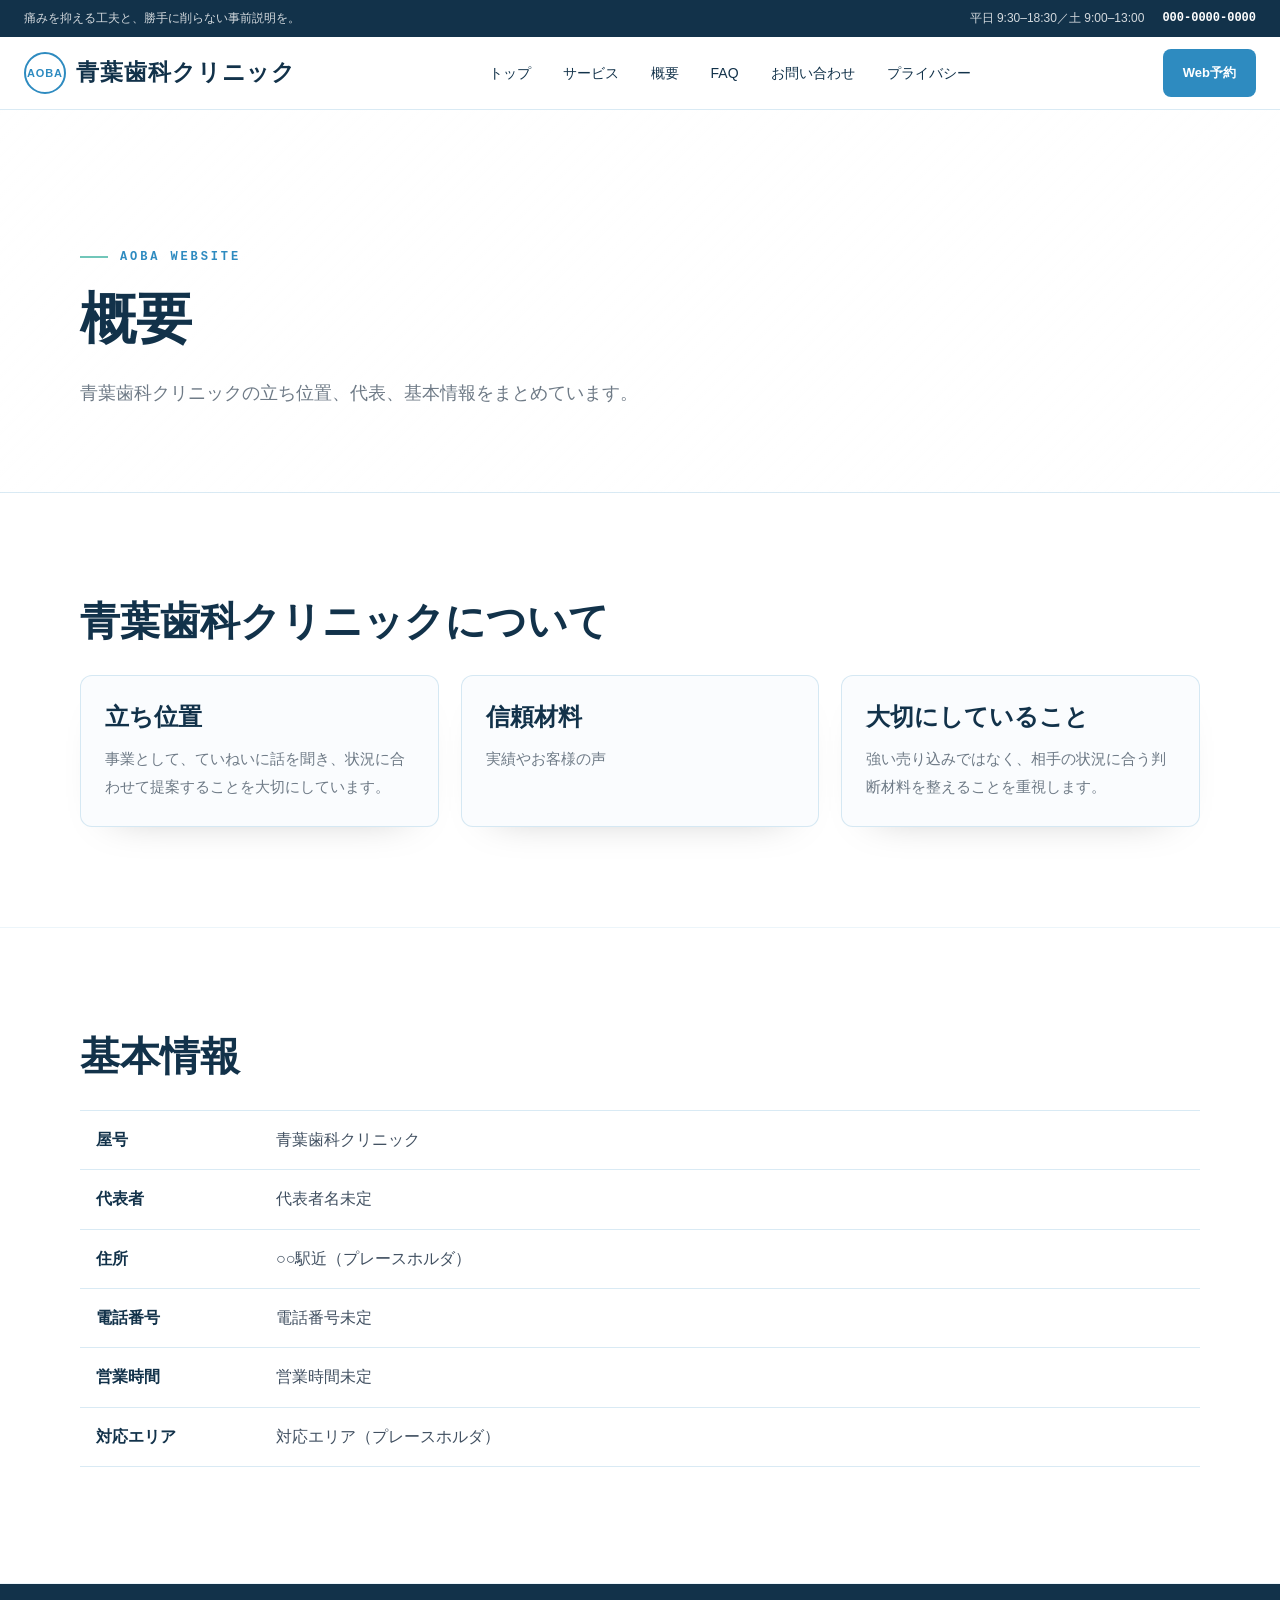
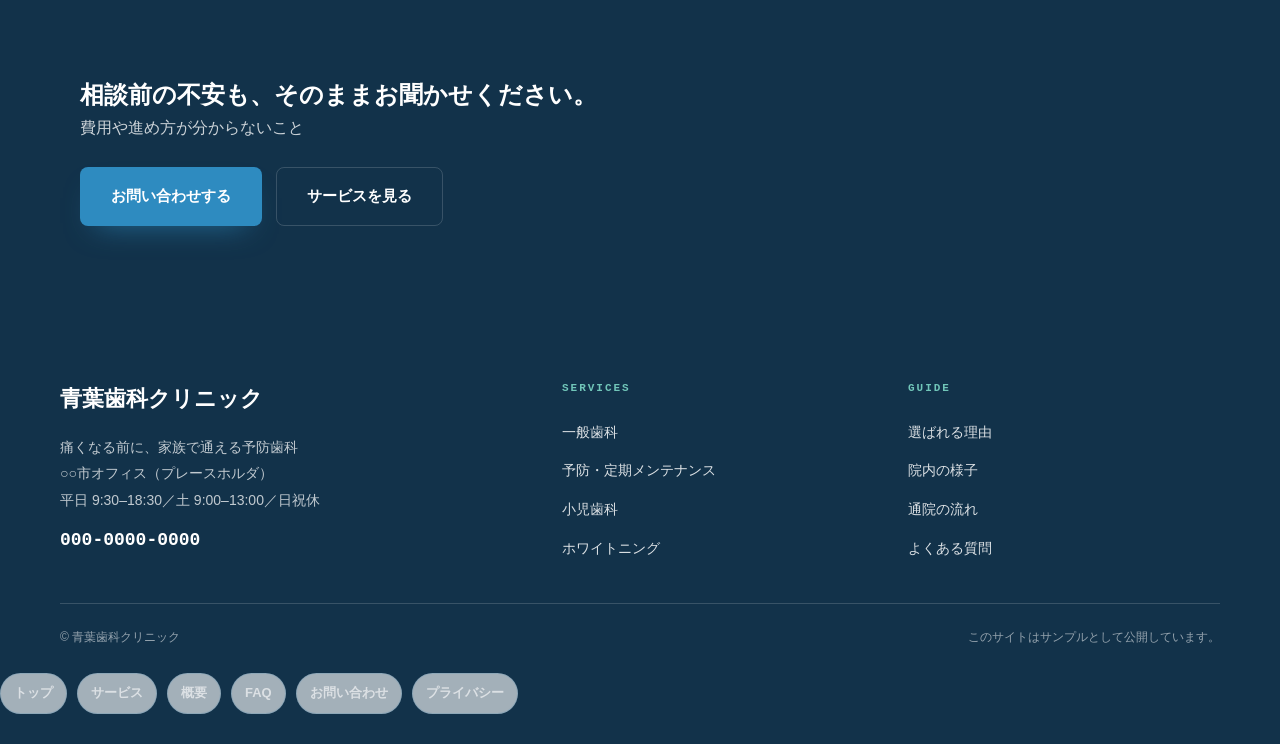
<file: about.html>
<!DOCTYPE html>
<html lang="ja">
<head>
  <meta charset="UTF-8">
  <meta name="viewport" content="width=device-width, initial-scale=1.0">
  <title>概要｜青葉歯科クリニック</title>
  <meta name="description" content="青葉歯科クリニックは、痛みを抑える工夫と、勝手に削らない事前説明を大切にする地域の歯科クリニックです。一般歯科・予防メンテナンス・小児歯科・ホワイトニングまで、家族で通いやすい予防歯科をめざします。Web予約・駐車場あり。">
  <script>document.documentElement.className += " j";</script>
  <link rel="stylesheet" href="assets/css/_shared.css">
  <style>@media (max-width: 768px){.page-main{display:block;}}</style>
<!-- ZOROYA:SEO -->
<link rel="canonical" href="about.html">
<meta property="og:type" content="website">
<meta property="og:title" content="概要｜青葉歯科クリニック">
<meta property="og:description" content="青葉歯科クリニックは、痛みを抑える工夫と、勝手に削らない事前説明を大切にする地域の歯科クリニックです。一般歯科・予防メンテナンス・小児歯科・ホワイトニングまで、家族で通いやすい予防歯科をめざします。Web予約・駐車場あり。">
<meta property="og:url" content="about.html">
<meta property="og:site_name" content="青葉歯科クリニック">
<meta property="og:image" content="src/fv.jpg">
<meta property="og:image:width" content="1536">
<meta property="og:image:height" content="1024">
<meta name="twitter:card" content="summary_large_image">
<meta name="twitter:title" content="概要｜青葉歯科クリニック">
<meta name="twitter:description" content="青葉歯科クリニックは、痛みを抑える工夫と、勝手に削らない事前説明を大切にする地域の歯科クリニックです。一般歯科・予防メンテナンス・小児歯科・ホワイトニングまで、家族で通いやすい予防歯科をめざします。Web予約・駐車場あり。">
<meta name="twitter:image" content="src/fv.jpg">
<link rel="icon" type="image/png" href="src/favicon.png">
<link rel="apple-touch-icon" href="src/apple-touch-icon.png">
<meta name="theme-color" content="#ffffff">
<script type="application/ld+json">
{"@context": "https://schema.org", "@graph": [{"@type": "Organization", "name": "青葉歯科クリニック", "url": "/"}, {"@type": "WebSite", "name": "青葉歯科クリニック", "url": "/"}]}
</script>
<!-- /ZOROYA:SEO -->
</head>
<body>
<!-- ZOROYA:HEADER -->
  <header class="site-header">
    <div class="hd-topbar"><div class="in"><span>痛みを抑える工夫と、勝手に削らない事前説明を。</span><div class="right"><span>平日 9:30–18:30／土 9:00–13:00</span><span class="tel">000-0000-0000</span></div></div></div>
    <div class="hd-main">
      <a class="hd-logo" href="index.html" aria-label="青葉歯科クリニック トップへ"><span class="brand-mark" aria-hidden="true">AOBA</span><span class="brand-text">青葉歯科クリニック</span></a>
      <nav class="hd-nav" aria-label="主要ナビゲーション">
        <a href="index.html">トップ</a>
        <a href="service.html">サービス</a>
        <a href="about.html" aria-current="page">概要</a>
        <a href="faq.html">FAQ</a>
        <a href="contact.html">お問い合わせ</a>
        <a href="privacy.html">プライバシー</a>
      </nav>
      <a class="hd-cta" href="contact.html">Web予約</a>
    </div>
  </header>
  <!-- /ZOROYA:HEADER -->
<!-- ZOROYA:MAIN -->
<main class="page-main">
  <section class="page-hero">
    <div class="section-inner">
      <span class="eyebrow">AOBA WEBSITE</span>
      <h1>概要</h1>
      <p>青葉歯科クリニックの立ち位置、代表、基本情報をまとめています。</p>
    </div>
  </section>

  <section class="page-section"><div class="section-inner"><h2>青葉歯科クリニックについて</h2><div class="zoroya-sub-grid">
    <article class="zoroya-sub-card"><h3>立ち位置</h3><p>事業として、ていねいに話を聞き、状況に合わせて提案することを大切にしています。</p></article>
    <article class="zoroya-sub-card"><h3>信頼材料</h3><p>実績やお客様の声</p></article>
    <article class="zoroya-sub-card"><h3>大切にしていること</h3><p>強い売り込みではなく、相手の状況に合う判断材料を整えることを重視します。</p></article>
  </div></div></section>
  <section class="page-section"><div class="section-inner"><h2>基本情報</h2><dl class="zoroya-info"><dt>屋号</dt><dd>青葉歯科クリニック</dd><dt>代表者</dt><dd>代表者名未定</dd><dt>住所</dt><dd>○○駅近（プレースホルダ）</dd><dt>電話番号</dt><dd>電話番号未定</dd><dt>営業時間</dt><dd>営業時間未定</dd><dt>対応エリア</dt><dd>対応エリア（プレースホルダ）</dd></dl></div></section>
  <section class="zoroya-final"><div class="section-inner"><h2>相談前の不安も、そのままお聞かせください。</h2><p>費用や進め方が分からないこと</p><div class="zoroya-actions"><a class="btn primary" href="contact.html">お問い合わせする</a><a class="btn light" href="service.html">サービスを見る</a></div></div></section>

</main>
<!-- /ZOROYA:MAIN -->
<!-- ZOROYA:FOOTER -->
  <footer class="footer" id="access">
    <div class="wrap footer-grid">
      <div class="nap">
        <div class="nm">青葉歯科クリニック</div>
        <p>痛くなる前に、家族で通える予防歯科<br>○○市オフィス（プレースホルダ）<br>平日 9:30–18:30／土 9:00–13:00／日祝休</p>
        <div class="tel">000-0000-0000</div>
      </div>
      <div><h4>Services</h4><a href="index.html#services">一般歯科</a><a href="index.html#services">予防・定期メンテナンス</a><a href="index.html#services">小児歯科</a><a href="index.html#services">ホワイトニング</a></div>
      <div><h4>Guide</h4><a href="index.html#reasons">選ばれる理由</a><a href="index.html#facility">院内の様子</a><a href="index.html#process">通院の流れ</a><a href="index.html#faq">よくある質問</a></div>
    </div>
    <div class="wrap footer-bottom"><span>© 青葉歯科クリニック</span><span>このサイトはサンプルとして公開しています。</span></div>
  
    <div class="wp-page-links"><a href="index.html">トップ</a> <a href="service.html">サービス</a> <a href="about.html">概要</a> <a href="faq.html">FAQ</a> <a href="contact.html">お問い合わせ</a> <a href="privacy.html">プライバシー</a></div>
  </footer>
  <!-- /ZOROYA:FOOTER -->
</body>
</html>
</file>
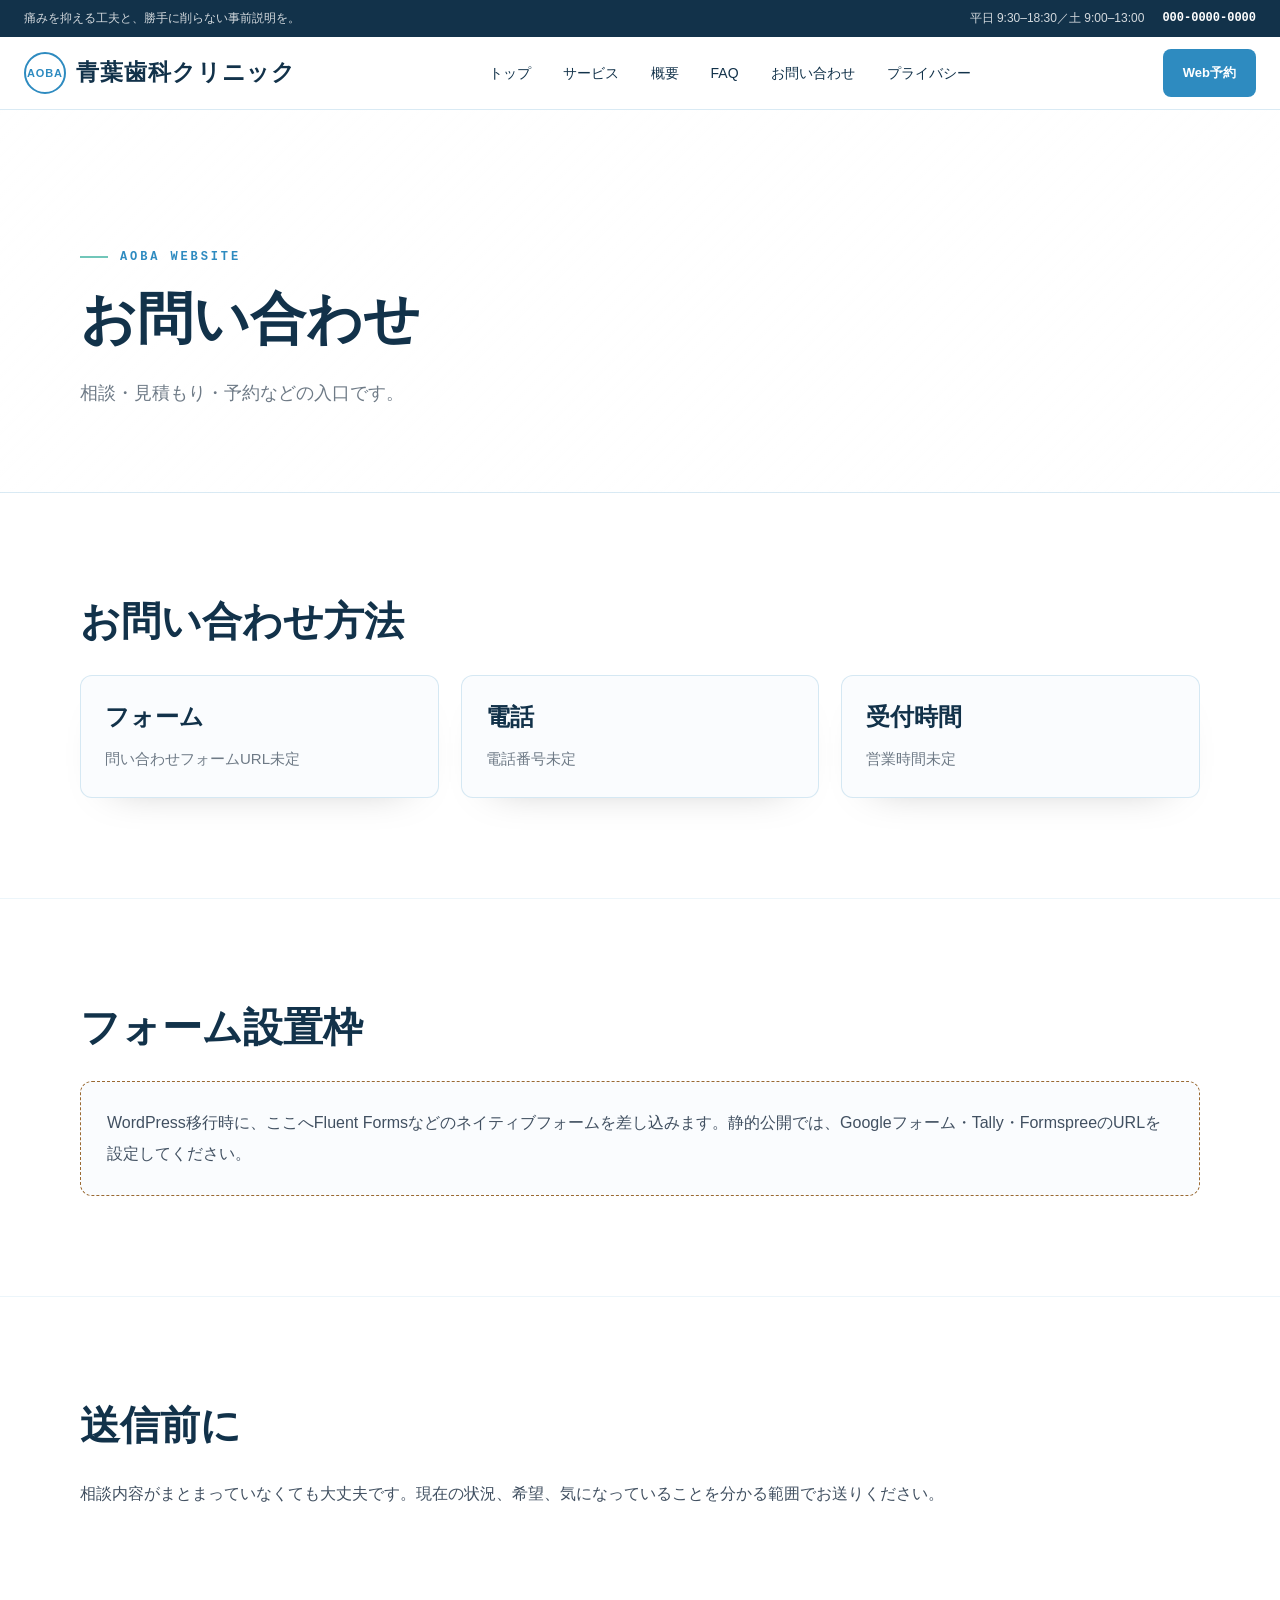
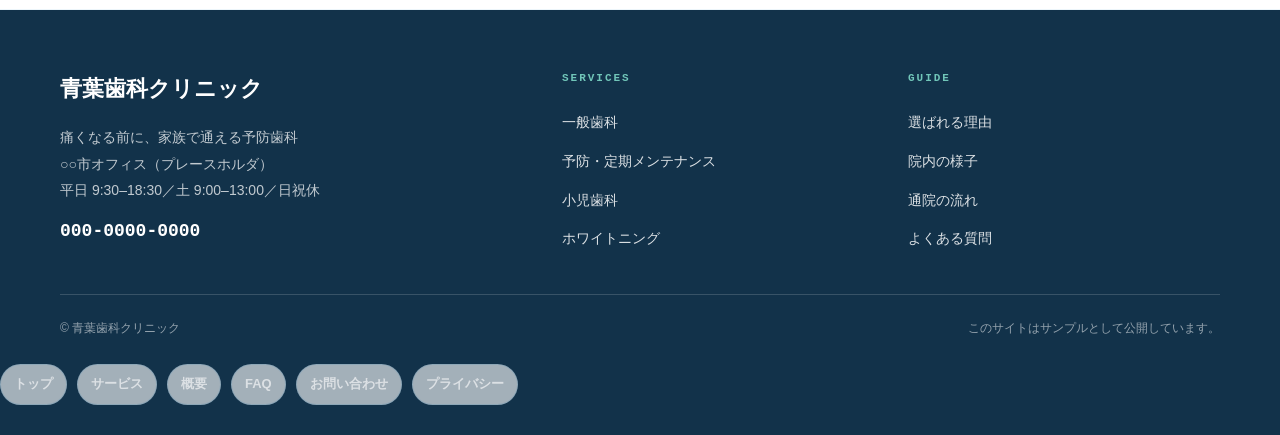
<file: contact.html>
<!DOCTYPE html>
<html lang="ja">
<head>
  <meta charset="UTF-8">
  <meta name="viewport" content="width=device-width, initial-scale=1.0">
  <title>お問い合わせ｜青葉歯科クリニック</title>
  <meta name="description" content="青葉歯科クリニックは、痛みを抑える工夫と、勝手に削らない事前説明を大切にする地域の歯科クリニックです。一般歯科・予防メンテナンス・小児歯科・ホワイトニングまで、家族で通いやすい予防歯科をめざします。Web予約・駐車場あり。">
  <script>document.documentElement.className += " j";</script>
  <link rel="stylesheet" href="assets/css/_shared.css">
  <style>@media (max-width: 768px){.page-main{display:block;}}</style>
<!-- ZOROYA:SEO -->
<link rel="canonical" href="contact.html">
<meta property="og:type" content="website">
<meta property="og:title" content="お問い合わせ｜青葉歯科クリニック">
<meta property="og:description" content="青葉歯科クリニックは、痛みを抑える工夫と、勝手に削らない事前説明を大切にする地域の歯科クリニックです。一般歯科・予防メンテナンス・小児歯科・ホワイトニングまで、家族で通いやすい予防歯科をめざします。Web予約・駐車場あり。">
<meta property="og:url" content="contact.html">
<meta property="og:site_name" content="青葉歯科クリニック">
<meta property="og:image" content="src/fv.jpg">
<meta property="og:image:width" content="1536">
<meta property="og:image:height" content="1024">
<meta name="twitter:card" content="summary_large_image">
<meta name="twitter:title" content="お問い合わせ｜青葉歯科クリニック">
<meta name="twitter:description" content="青葉歯科クリニックは、痛みを抑える工夫と、勝手に削らない事前説明を大切にする地域の歯科クリニックです。一般歯科・予防メンテナンス・小児歯科・ホワイトニングまで、家族で通いやすい予防歯科をめざします。Web予約・駐車場あり。">
<meta name="twitter:image" content="src/fv.jpg">
<link rel="icon" type="image/png" href="src/favicon.png">
<link rel="apple-touch-icon" href="src/apple-touch-icon.png">
<meta name="theme-color" content="#ffffff">
<script type="application/ld+json">
{"@context": "https://schema.org", "@graph": [{"@type": "Organization", "name": "青葉歯科クリニック", "url": "/"}, {"@type": "WebSite", "name": "青葉歯科クリニック", "url": "/"}]}
</script>
<!-- /ZOROYA:SEO -->
</head>
<body>
<!-- ZOROYA:HEADER -->
  <header class="site-header">
    <div class="hd-topbar"><div class="in"><span>痛みを抑える工夫と、勝手に削らない事前説明を。</span><div class="right"><span>平日 9:30–18:30／土 9:00–13:00</span><span class="tel">000-0000-0000</span></div></div></div>
    <div class="hd-main">
      <a class="hd-logo" href="index.html" aria-label="青葉歯科クリニック トップへ"><span class="brand-mark" aria-hidden="true">AOBA</span><span class="brand-text">青葉歯科クリニック</span></a>
      <nav class="hd-nav" aria-label="主要ナビゲーション">
        <a href="index.html">トップ</a>
        <a href="service.html">サービス</a>
        <a href="about.html">概要</a>
        <a href="faq.html">FAQ</a>
        <a href="contact.html" aria-current="page">お問い合わせ</a>
        <a href="privacy.html">プライバシー</a>
      </nav>
      <a class="hd-cta" href="contact.html">Web予約</a>
    </div>
  </header>
  <!-- /ZOROYA:HEADER -->
<!-- ZOROYA:MAIN -->
<main class="page-main">
  <section class="page-hero">
    <div class="section-inner">
      <span class="eyebrow">AOBA WEBSITE</span>
      <h1>お問い合わせ</h1>
      <p>相談・見積もり・予約などの入口です。</p>
    </div>
  </section>

  <section class="page-section"><div class="section-inner"><h2>お問い合わせ方法</h2><div class="zoroya-sub-grid">
    <article class="zoroya-sub-card"><h3>フォーム</h3><p>問い合わせフォームURL未定</p></article>
    <article class="zoroya-sub-card"><h3>電話</h3><p>電話番号未定</p></article>
    <article class="zoroya-sub-card"><h3>受付時間</h3><p>営業時間未定</p></article>
  </div></div></section>
  <section class="page-section"><div class="section-inner"><h2>フォーム設置枠</h2>
    <!-- ZOROYA:CONTACTFORM -->
    <div class="zoroya-form-slot"><p>WordPress移行時に、ここへFluent Formsなどのネイティブフォームを差し込みます。静的公開では、Googleフォーム・Tally・FormspreeのURLを設定してください。</p></div>
    <!-- /ZOROYA:CONTACTFORM -->
  </div></section>
  <section class="page-section"><div class="section-inner"><h2>送信前に</h2><p>相談内容がまとまっていなくても大丈夫です。現在の状況、希望、気になっていることを分かる範囲でお送りください。</p></div></section>

</main>
<!-- /ZOROYA:MAIN -->
<!-- ZOROYA:FOOTER -->
  <footer class="footer" id="access">
    <div class="wrap footer-grid">
      <div class="nap">
        <div class="nm">青葉歯科クリニック</div>
        <p>痛くなる前に、家族で通える予防歯科<br>○○市オフィス（プレースホルダ）<br>平日 9:30–18:30／土 9:00–13:00／日祝休</p>
        <div class="tel">000-0000-0000</div>
      </div>
      <div><h4>Services</h4><a href="index.html#services">一般歯科</a><a href="index.html#services">予防・定期メンテナンス</a><a href="index.html#services">小児歯科</a><a href="index.html#services">ホワイトニング</a></div>
      <div><h4>Guide</h4><a href="index.html#reasons">選ばれる理由</a><a href="index.html#facility">院内の様子</a><a href="index.html#process">通院の流れ</a><a href="index.html#faq">よくある質問</a></div>
    </div>
    <div class="wrap footer-bottom"><span>© 青葉歯科クリニック</span><span>このサイトはサンプルとして公開しています。</span></div>
  
    <div class="wp-page-links"><a href="index.html">トップ</a> <a href="service.html">サービス</a> <a href="about.html">概要</a> <a href="faq.html">FAQ</a> <a href="contact.html">お問い合わせ</a> <a href="privacy.html">プライバシー</a></div>
  </footer>
  <!-- /ZOROYA:FOOTER -->
</body>
</html>
</file>
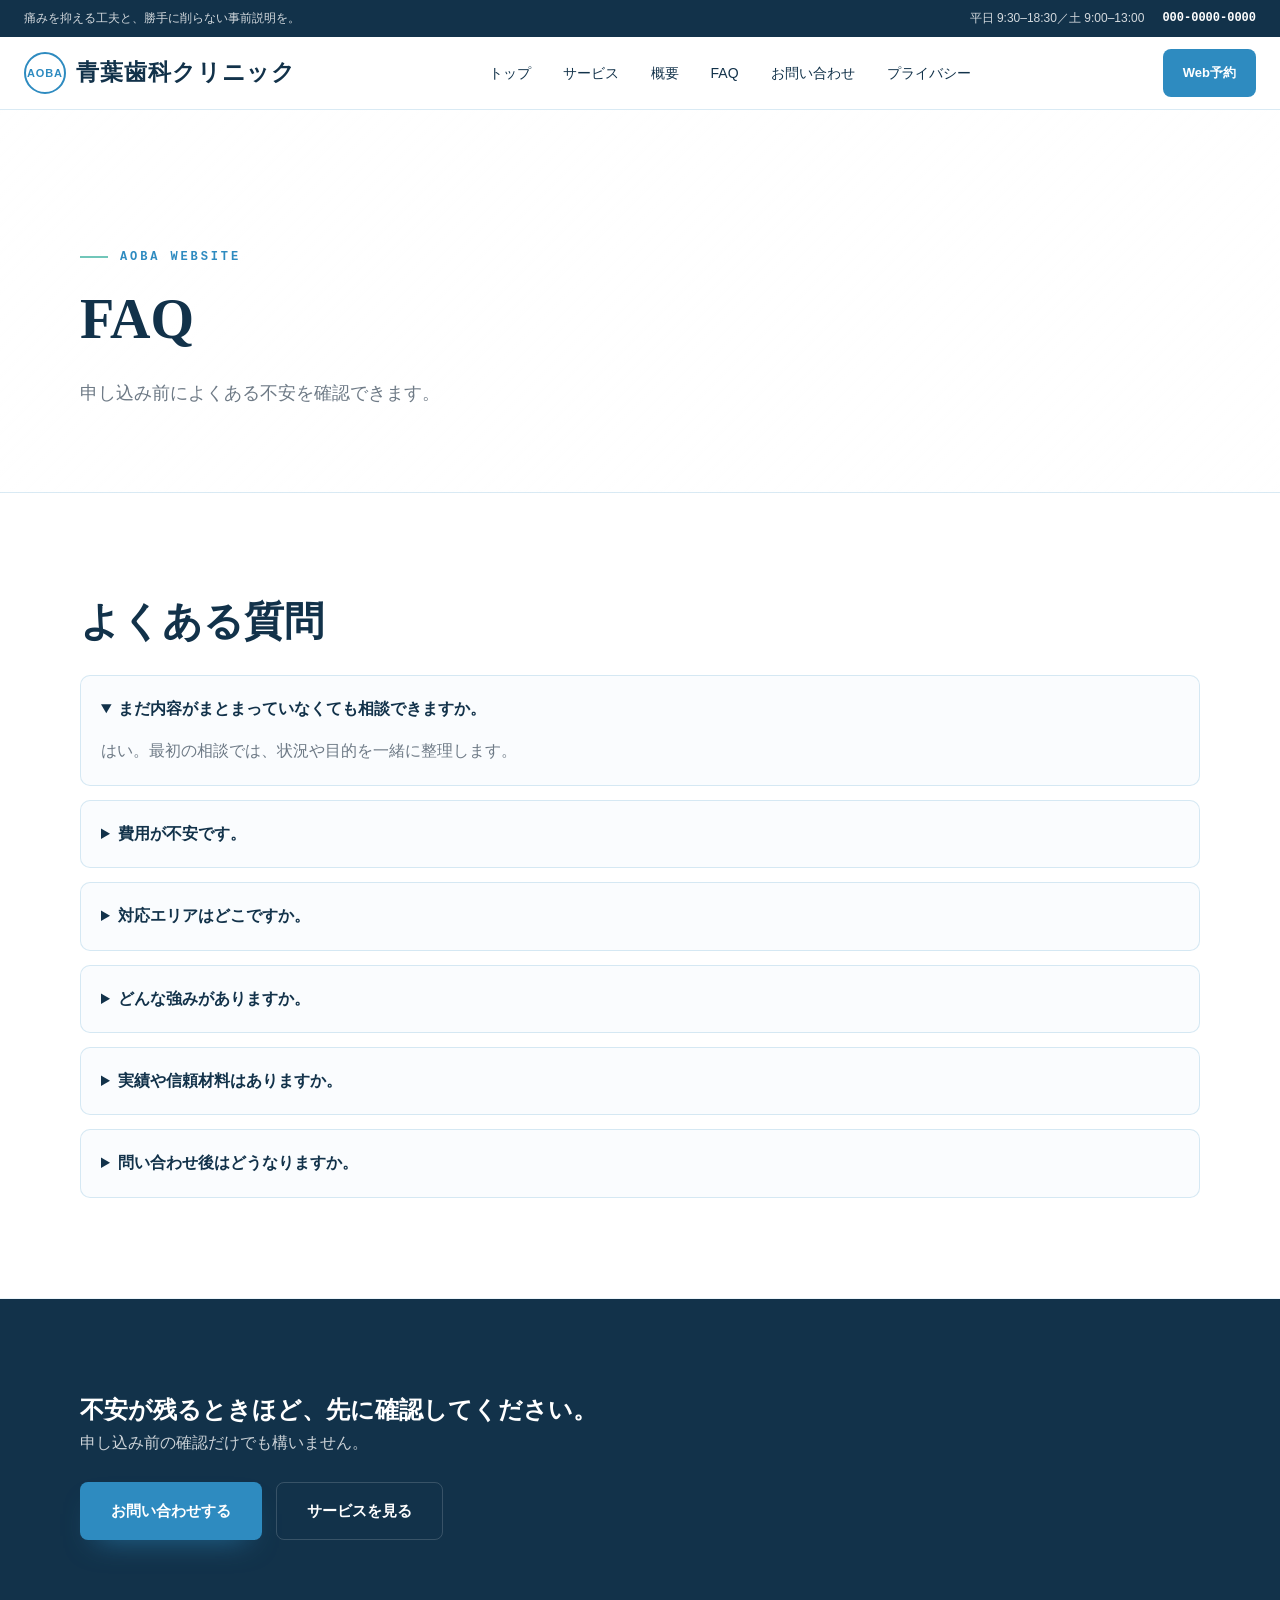
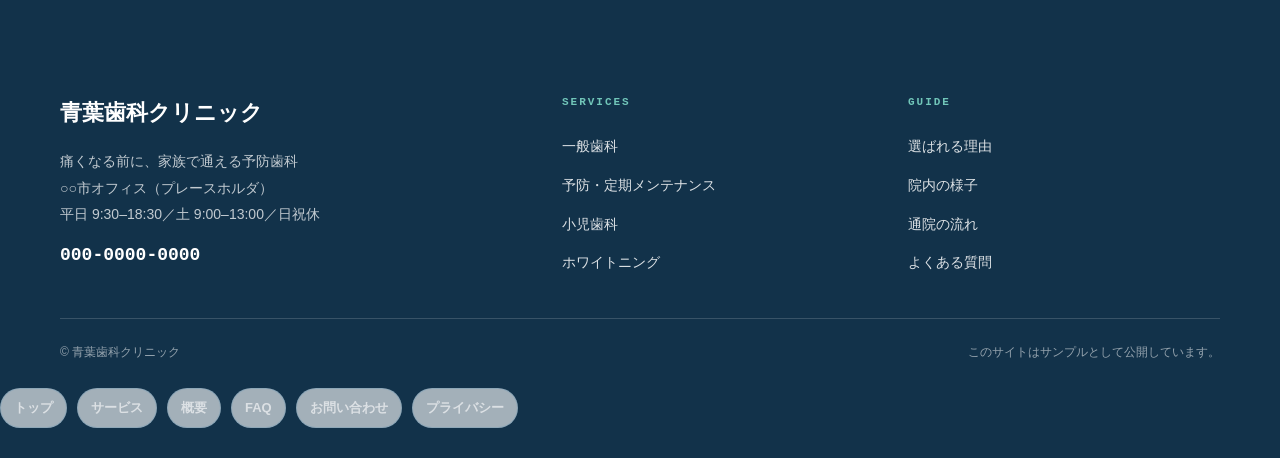
<file: faq.html>
<!DOCTYPE html>
<html lang="ja">
<head>
  <meta charset="UTF-8">
  <meta name="viewport" content="width=device-width, initial-scale=1.0">
  <title>FAQ｜青葉歯科クリニック</title>
  <meta name="description" content="青葉歯科クリニックは、痛みを抑える工夫と、勝手に削らない事前説明を大切にする地域の歯科クリニックです。一般歯科・予防メンテナンス・小児歯科・ホワイトニングまで、家族で通いやすい予防歯科をめざします。Web予約・駐車場あり。">
  <script>document.documentElement.className += " j";</script>
  <link rel="stylesheet" href="assets/css/_shared.css">
  <style>@media (max-width: 768px){.page-main{display:block;}}</style>
<!-- ZOROYA:SEO -->
<link rel="canonical" href="faq.html">
<meta property="og:type" content="website">
<meta property="og:title" content="FAQ｜青葉歯科クリニック">
<meta property="og:description" content="青葉歯科クリニックは、痛みを抑える工夫と、勝手に削らない事前説明を大切にする地域の歯科クリニックです。一般歯科・予防メンテナンス・小児歯科・ホワイトニングまで、家族で通いやすい予防歯科をめざします。Web予約・駐車場あり。">
<meta property="og:url" content="faq.html">
<meta property="og:site_name" content="青葉歯科クリニック">
<meta property="og:image" content="src/fv.jpg">
<meta property="og:image:width" content="1536">
<meta property="og:image:height" content="1024">
<meta name="twitter:card" content="summary_large_image">
<meta name="twitter:title" content="FAQ｜青葉歯科クリニック">
<meta name="twitter:description" content="青葉歯科クリニックは、痛みを抑える工夫と、勝手に削らない事前説明を大切にする地域の歯科クリニックです。一般歯科・予防メンテナンス・小児歯科・ホワイトニングまで、家族で通いやすい予防歯科をめざします。Web予約・駐車場あり。">
<meta name="twitter:image" content="src/fv.jpg">
<link rel="icon" type="image/png" href="src/favicon.png">
<link rel="apple-touch-icon" href="src/apple-touch-icon.png">
<meta name="theme-color" content="#ffffff">
<script type="application/ld+json">
{"@context": "https://schema.org", "@graph": [{"@type": "Organization", "name": "青葉歯科クリニック", "url": "/"}, {"@type": "WebSite", "name": "青葉歯科クリニック", "url": "/"}]}
</script>
<!-- /ZOROYA:SEO -->
</head>
<body>
<!-- ZOROYA:HEADER -->
  <header class="site-header">
    <div class="hd-topbar"><div class="in"><span>痛みを抑える工夫と、勝手に削らない事前説明を。</span><div class="right"><span>平日 9:30–18:30／土 9:00–13:00</span><span class="tel">000-0000-0000</span></div></div></div>
    <div class="hd-main">
      <a class="hd-logo" href="index.html" aria-label="青葉歯科クリニック トップへ"><span class="brand-mark" aria-hidden="true">AOBA</span><span class="brand-text">青葉歯科クリニック</span></a>
      <nav class="hd-nav" aria-label="主要ナビゲーション">
        <a href="index.html">トップ</a>
        <a href="service.html">サービス</a>
        <a href="about.html">概要</a>
        <a href="faq.html" aria-current="page">FAQ</a>
        <a href="contact.html">お問い合わせ</a>
        <a href="privacy.html">プライバシー</a>
      </nav>
      <a class="hd-cta" href="contact.html">Web予約</a>
    </div>
  </header>
  <!-- /ZOROYA:HEADER -->
<!-- ZOROYA:MAIN -->
<main class="page-main">
  <section class="page-hero">
    <div class="section-inner">
      <span class="eyebrow">AOBA WEBSITE</span>
      <h1>FAQ</h1>
      <p>申し込み前によくある不安を確認できます。</p>
    </div>
  </section>

  <section class="page-section"><div class="section-inner"><h2>よくある質問</h2><div class="zoroya-faq">
    <details open><summary>まだ内容がまとまっていなくても相談できますか。</summary><p>はい。最初の相談では、状況や目的を一緒に整理します。</p></details>
    <details><summary>費用が不安です。</summary><p>費用や進め方が分からないこと。正式に進む前に、必要な範囲や費用の考え方を確認します。</p></details>
    <details><summary>対応エリアはどこですか。</summary><p>対応エリア（プレースホルダ）です。詳しい対応可否はお問い合わせ時に確認します。</p></details>
    <details><summary>どんな強みがありますか。</summary><p>ていねいに話を聞き、状況に合わせて提案すること</p></details>
    <details><summary>実績や信頼材料はありますか。</summary><p>実績やお客様の声</p></details>
    <details><summary>問い合わせ後はどうなりますか。</summary><p>内容を確認し、必要に応じて日程調整や追加確認を行います。</p></details>
  </div></div></section>
  <section class="zoroya-final"><div class="section-inner"><h2>不安が残るときほど、先に確認してください。</h2><p>申し込み前の確認だけでも構いません。</p><div class="zoroya-actions"><a class="btn primary" href="contact.html">お問い合わせする</a><a class="btn light" href="service.html">サービスを見る</a></div></div></section>

</main>
<!-- /ZOROYA:MAIN -->
<!-- ZOROYA:FOOTER -->
  <footer class="footer" id="access">
    <div class="wrap footer-grid">
      <div class="nap">
        <div class="nm">青葉歯科クリニック</div>
        <p>痛くなる前に、家族で通える予防歯科<br>○○市オフィス（プレースホルダ）<br>平日 9:30–18:30／土 9:00–13:00／日祝休</p>
        <div class="tel">000-0000-0000</div>
      </div>
      <div><h4>Services</h4><a href="index.html#services">一般歯科</a><a href="index.html#services">予防・定期メンテナンス</a><a href="index.html#services">小児歯科</a><a href="index.html#services">ホワイトニング</a></div>
      <div><h4>Guide</h4><a href="index.html#reasons">選ばれる理由</a><a href="index.html#facility">院内の様子</a><a href="index.html#process">通院の流れ</a><a href="index.html#faq">よくある質問</a></div>
    </div>
    <div class="wrap footer-bottom"><span>© 青葉歯科クリニック</span><span>このサイトはサンプルとして公開しています。</span></div>
  
    <div class="wp-page-links"><a href="index.html">トップ</a> <a href="service.html">サービス</a> <a href="about.html">概要</a> <a href="faq.html">FAQ</a> <a href="contact.html">お問い合わせ</a> <a href="privacy.html">プライバシー</a></div>
  </footer>
  <!-- /ZOROYA:FOOTER -->
</body>
</html>
</file>
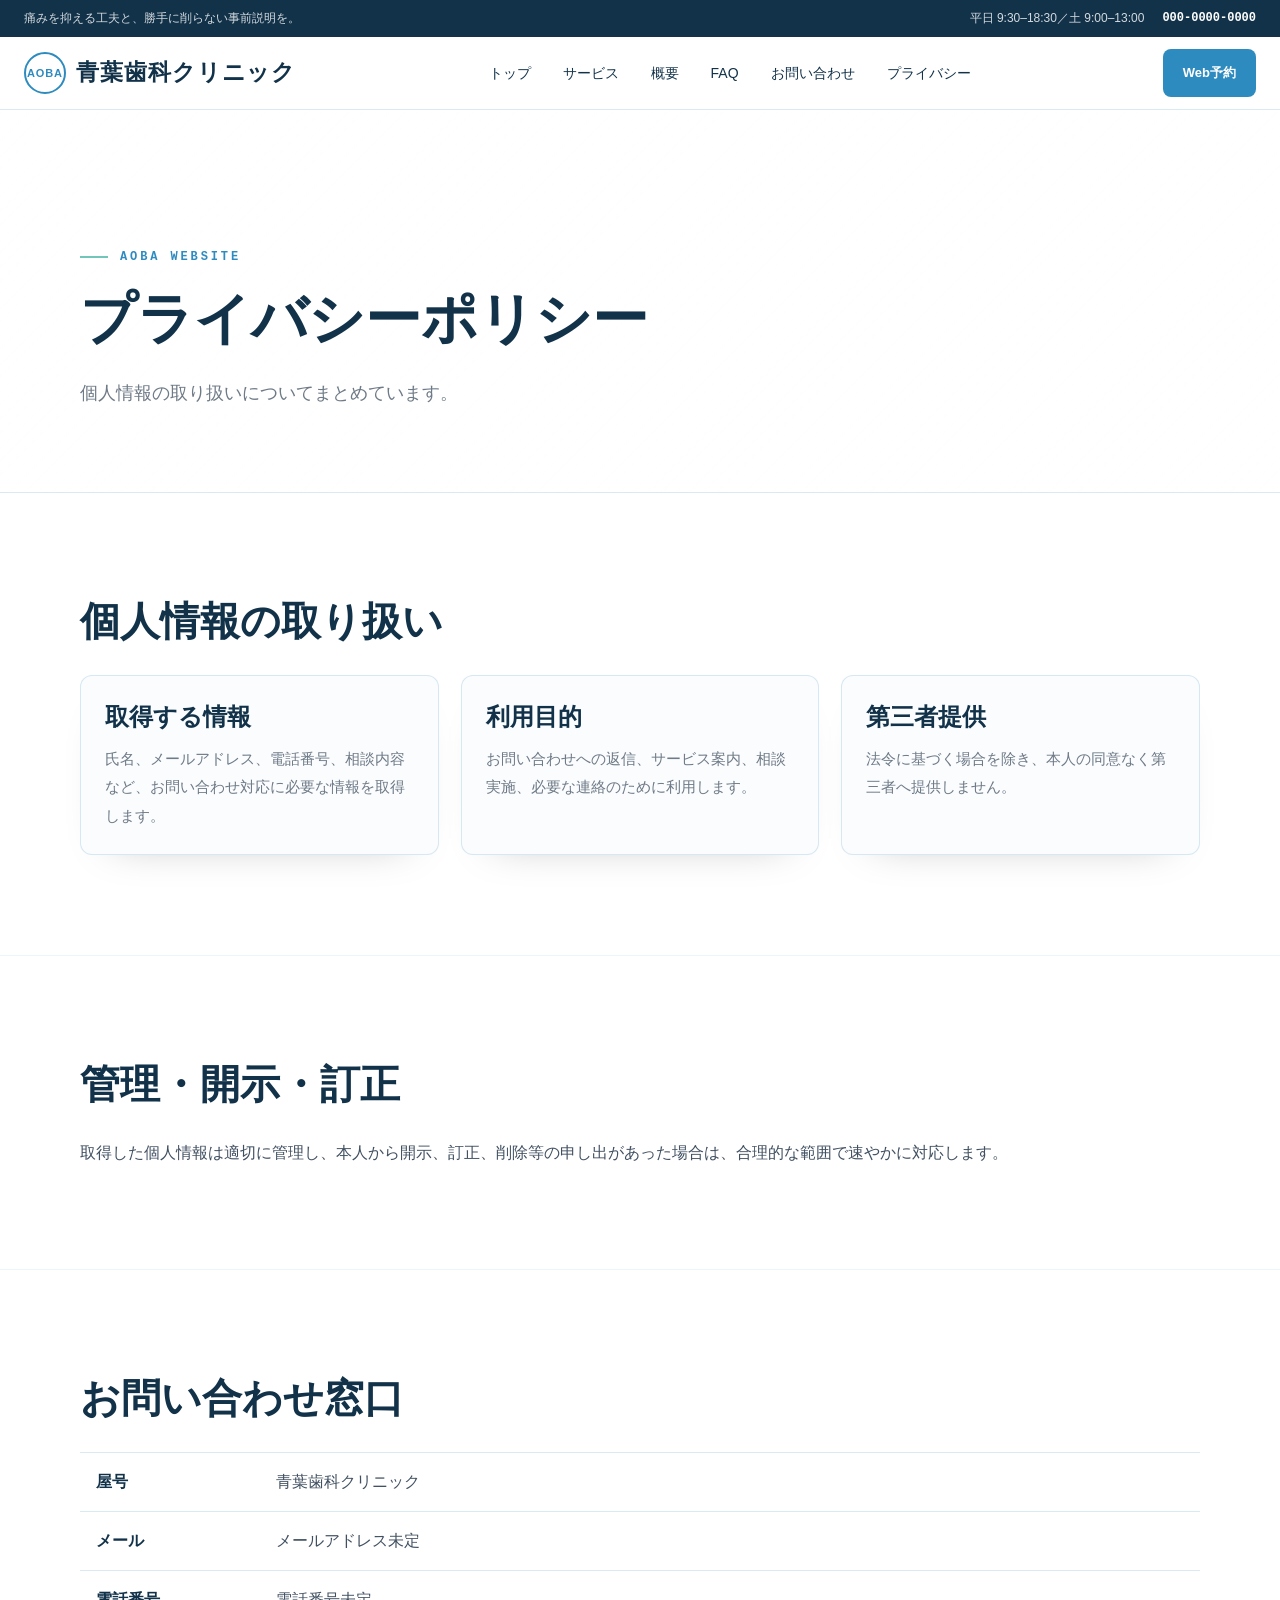
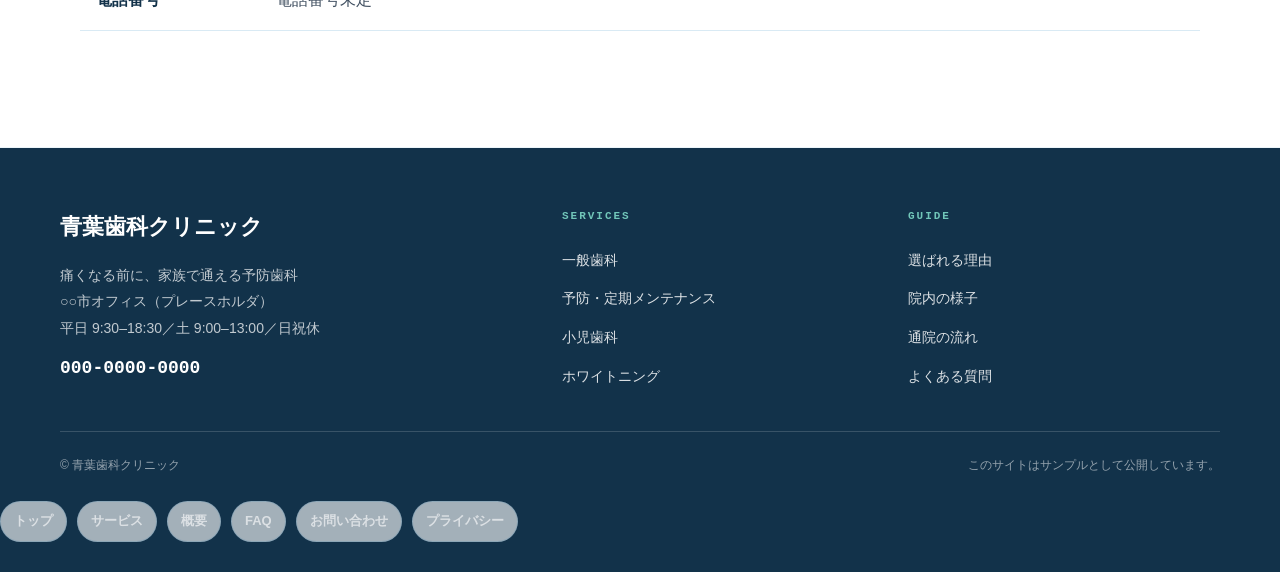
<file: privacy.html>
<!DOCTYPE html>
<html lang="ja">
<head>
  <meta charset="UTF-8">
  <meta name="viewport" content="width=device-width, initial-scale=1.0">
  <title>プライバシーポリシー｜青葉歯科クリニック</title>
  <meta name="description" content="青葉歯科クリニックは、痛みを抑える工夫と、勝手に削らない事前説明を大切にする地域の歯科クリニックです。一般歯科・予防メンテナンス・小児歯科・ホワイトニングまで、家族で通いやすい予防歯科をめざします。Web予約・駐車場あり。">
  <script>document.documentElement.className += " j";</script>
  <link rel="stylesheet" href="assets/css/_shared.css">
  <style>@media (max-width: 768px){.page-main{display:block;}}</style>
<!-- ZOROYA:SEO -->
<link rel="canonical" href="privacy.html">
<meta property="og:type" content="website">
<meta property="og:title" content="プライバシーポリシー｜青葉歯科クリニック">
<meta property="og:description" content="青葉歯科クリニックは、痛みを抑える工夫と、勝手に削らない事前説明を大切にする地域の歯科クリニックです。一般歯科・予防メンテナンス・小児歯科・ホワイトニングまで、家族で通いやすい予防歯科をめざします。Web予約・駐車場あり。">
<meta property="og:url" content="privacy.html">
<meta property="og:site_name" content="青葉歯科クリニック">
<meta property="og:image" content="src/fv.jpg">
<meta property="og:image:width" content="1536">
<meta property="og:image:height" content="1024">
<meta name="twitter:card" content="summary_large_image">
<meta name="twitter:title" content="プライバシーポリシー｜青葉歯科クリニック">
<meta name="twitter:description" content="青葉歯科クリニックは、痛みを抑える工夫と、勝手に削らない事前説明を大切にする地域の歯科クリニックです。一般歯科・予防メンテナンス・小児歯科・ホワイトニングまで、家族で通いやすい予防歯科をめざします。Web予約・駐車場あり。">
<meta name="twitter:image" content="src/fv.jpg">
<link rel="icon" type="image/png" href="src/favicon.png">
<link rel="apple-touch-icon" href="src/apple-touch-icon.png">
<meta name="theme-color" content="#ffffff">
<script type="application/ld+json">
{"@context": "https://schema.org", "@graph": [{"@type": "Organization", "name": "青葉歯科クリニック", "url": "/"}, {"@type": "WebSite", "name": "青葉歯科クリニック", "url": "/"}]}
</script>
<!-- /ZOROYA:SEO -->
</head>
<body>
<!-- ZOROYA:HEADER -->
  <header class="site-header">
    <div class="hd-topbar"><div class="in"><span>痛みを抑える工夫と、勝手に削らない事前説明を。</span><div class="right"><span>平日 9:30–18:30／土 9:00–13:00</span><span class="tel">000-0000-0000</span></div></div></div>
    <div class="hd-main">
      <a class="hd-logo" href="index.html" aria-label="青葉歯科クリニック トップへ"><span class="brand-mark" aria-hidden="true">AOBA</span><span class="brand-text">青葉歯科クリニック</span></a>
      <nav class="hd-nav" aria-label="主要ナビゲーション">
        <a href="index.html">トップ</a>
        <a href="service.html">サービス</a>
        <a href="about.html">概要</a>
        <a href="faq.html">FAQ</a>
        <a href="contact.html">お問い合わせ</a>
        <a href="privacy.html" aria-current="page">プライバシー</a>
      </nav>
      <a class="hd-cta" href="contact.html">Web予約</a>
    </div>
  </header>
  <!-- /ZOROYA:HEADER -->
<!-- ZOROYA:MAIN -->
<main class="page-main">
  <section class="page-hero">
    <div class="section-inner">
      <span class="eyebrow">AOBA WEBSITE</span>
      <h1>プライバシーポリシー</h1>
      <p>個人情報の取り扱いについてまとめています。</p>
    </div>
  </section>

  <section class="page-section"><div class="section-inner"><h2>個人情報の取り扱い</h2><div class="zoroya-sub-grid">
    <article class="zoroya-sub-card"><h3>取得する情報</h3><p>氏名、メールアドレス、電話番号、相談内容など、お問い合わせ対応に必要な情報を取得します。</p></article>
    <article class="zoroya-sub-card"><h3>利用目的</h3><p>お問い合わせへの返信、サービス案内、相談実施、必要な連絡のために利用します。</p></article>
    <article class="zoroya-sub-card"><h3>第三者提供</h3><p>法令に基づく場合を除き、本人の同意なく第三者へ提供しません。</p></article>
  </div></div></section>
  <section class="page-section"><div class="section-inner"><h2>管理・開示・訂正</h2><p>取得した個人情報は適切に管理し、本人から開示、訂正、削除等の申し出があった場合は、合理的な範囲で速やかに対応します。</p></div></section>
  <section class="page-section"><div class="section-inner"><h2>お問い合わせ窓口</h2><dl class="zoroya-info"><dt>屋号</dt><dd>青葉歯科クリニック</dd><dt>メール</dt><dd>メールアドレス未定</dd><dt>電話番号</dt><dd>電話番号未定</dd></dl></div></section>

</main>
<!-- /ZOROYA:MAIN -->
<!-- ZOROYA:FOOTER -->
  <footer class="footer" id="access">
    <div class="wrap footer-grid">
      <div class="nap">
        <div class="nm">青葉歯科クリニック</div>
        <p>痛くなる前に、家族で通える予防歯科<br>○○市オフィス（プレースホルダ）<br>平日 9:30–18:30／土 9:00–13:00／日祝休</p>
        <div class="tel">000-0000-0000</div>
      </div>
      <div><h4>Services</h4><a href="index.html#services">一般歯科</a><a href="index.html#services">予防・定期メンテナンス</a><a href="index.html#services">小児歯科</a><a href="index.html#services">ホワイトニング</a></div>
      <div><h4>Guide</h4><a href="index.html#reasons">選ばれる理由</a><a href="index.html#facility">院内の様子</a><a href="index.html#process">通院の流れ</a><a href="index.html#faq">よくある質問</a></div>
    </div>
    <div class="wrap footer-bottom"><span>© 青葉歯科クリニック</span><span>このサイトはサンプルとして公開しています。</span></div>
  
    <div class="wp-page-links"><a href="index.html">トップ</a> <a href="service.html">サービス</a> <a href="about.html">概要</a> <a href="faq.html">FAQ</a> <a href="contact.html">お問い合わせ</a> <a href="privacy.html">プライバシー</a></div>
  </footer>
  <!-- /ZOROYA:FOOTER -->
</body>
</html>
</file>
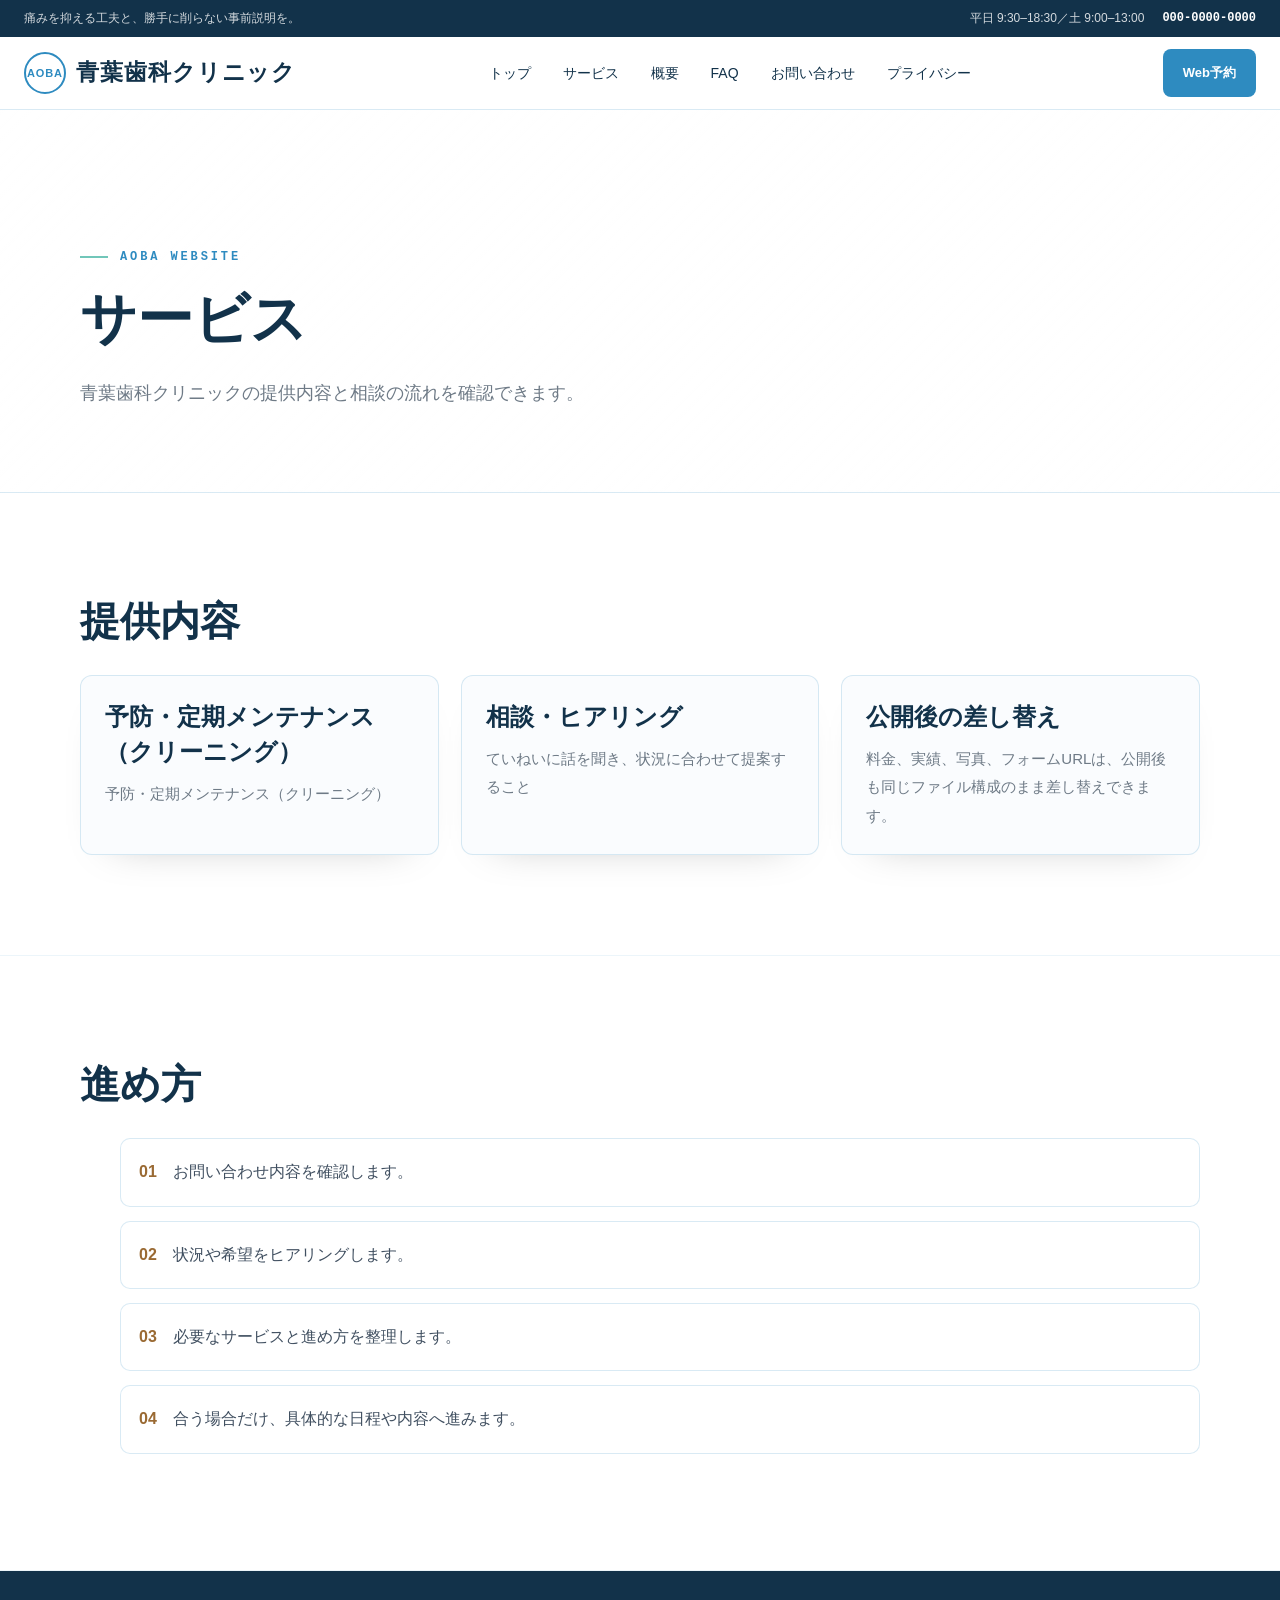
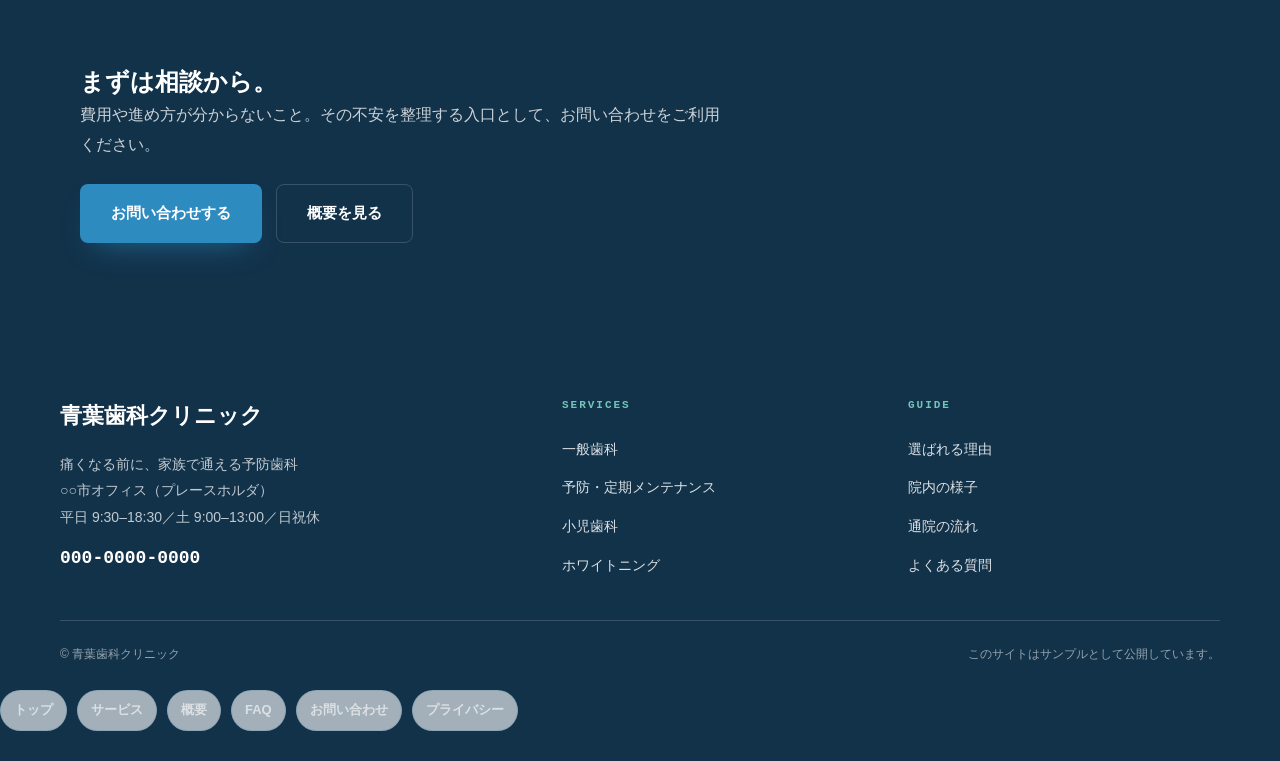
<file: service.html>
<!DOCTYPE html>
<html lang="ja">
<head>
  <meta charset="UTF-8">
  <meta name="viewport" content="width=device-width, initial-scale=1.0">
  <title>サービス｜青葉歯科クリニック</title>
  <meta name="description" content="青葉歯科クリニックは、痛みを抑える工夫と、勝手に削らない事前説明を大切にする地域の歯科クリニックです。一般歯科・予防メンテナンス・小児歯科・ホワイトニングまで、家族で通いやすい予防歯科をめざします。Web予約・駐車場あり。">
  <script>document.documentElement.className += " j";</script>
  <link rel="stylesheet" href="assets/css/_shared.css">
  <style>@media (max-width: 768px){.page-main{display:block;}}</style>
<!-- ZOROYA:SEO -->
<link rel="canonical" href="service.html">
<meta property="og:type" content="website">
<meta property="og:title" content="サービス｜青葉歯科クリニック">
<meta property="og:description" content="青葉歯科クリニックは、痛みを抑える工夫と、勝手に削らない事前説明を大切にする地域の歯科クリニックです。一般歯科・予防メンテナンス・小児歯科・ホワイトニングまで、家族で通いやすい予防歯科をめざします。Web予約・駐車場あり。">
<meta property="og:url" content="service.html">
<meta property="og:site_name" content="青葉歯科クリニック">
<meta property="og:image" content="src/fv.jpg">
<meta property="og:image:width" content="1536">
<meta property="og:image:height" content="1024">
<meta name="twitter:card" content="summary_large_image">
<meta name="twitter:title" content="サービス｜青葉歯科クリニック">
<meta name="twitter:description" content="青葉歯科クリニックは、痛みを抑える工夫と、勝手に削らない事前説明を大切にする地域の歯科クリニックです。一般歯科・予防メンテナンス・小児歯科・ホワイトニングまで、家族で通いやすい予防歯科をめざします。Web予約・駐車場あり。">
<meta name="twitter:image" content="src/fv.jpg">
<link rel="icon" type="image/png" href="src/favicon.png">
<link rel="apple-touch-icon" href="src/apple-touch-icon.png">
<meta name="theme-color" content="#ffffff">
<script type="application/ld+json">
{"@context": "https://schema.org", "@graph": [{"@type": "Organization", "name": "青葉歯科クリニック", "url": "/"}, {"@type": "WebSite", "name": "青葉歯科クリニック", "url": "/"}]}
</script>
<!-- /ZOROYA:SEO -->
</head>
<body>
<!-- ZOROYA:HEADER -->
  <header class="site-header">
    <div class="hd-topbar"><div class="in"><span>痛みを抑える工夫と、勝手に削らない事前説明を。</span><div class="right"><span>平日 9:30–18:30／土 9:00–13:00</span><span class="tel">000-0000-0000</span></div></div></div>
    <div class="hd-main">
      <a class="hd-logo" href="index.html" aria-label="青葉歯科クリニック トップへ"><span class="brand-mark" aria-hidden="true">AOBA</span><span class="brand-text">青葉歯科クリニック</span></a>
      <nav class="hd-nav" aria-label="主要ナビゲーション">
        <a href="index.html">トップ</a>
        <a href="service.html" aria-current="page">サービス</a>
        <a href="about.html">概要</a>
        <a href="faq.html">FAQ</a>
        <a href="contact.html">お問い合わせ</a>
        <a href="privacy.html">プライバシー</a>
      </nav>
      <a class="hd-cta" href="contact.html">Web予約</a>
    </div>
  </header>
  <!-- /ZOROYA:HEADER -->
<!-- ZOROYA:MAIN -->
<main class="page-main">
  <section class="page-hero">
    <div class="section-inner">
      <span class="eyebrow">AOBA WEBSITE</span>
      <h1>サービス</h1>
      <p>青葉歯科クリニックの提供内容と相談の流れを確認できます。</p>
    </div>
  </section>

  <section class="page-section"><div class="section-inner"><h2>提供内容</h2><div class="zoroya-sub-grid">
    <article class="zoroya-sub-card"><h3>予防・定期メンテナンス（クリーニング）</h3><p>予防・定期メンテナンス（クリーニング）</p></article>
    <article class="zoroya-sub-card"><h3>相談・ヒアリング</h3><p>ていねいに話を聞き、状況に合わせて提案すること</p></article>
    <article class="zoroya-sub-card"><h3>公開後の差し替え</h3><p>料金、実績、写真、フォームURLは、公開後も同じファイル構成のまま差し替えできます。</p></article>
  </div></div></section>
  <section class="page-section"><div class="section-inner"><h2>進め方</h2><ol class="zoroya-flow"><li>お問い合わせ内容を確認します。</li><li>状況や希望をヒアリングします。</li><li>必要なサービスと進め方を整理します。</li><li>合う場合だけ、具体的な日程や内容へ進みます。</li></ol></div></section>
  <section class="zoroya-final"><div class="section-inner"><h2>まずは相談から。</h2><p>費用や進め方が分からないこと。その不安を整理する入口として、お問い合わせをご利用ください。</p><div class="zoroya-actions"><a class="btn primary" href="contact.html">お問い合わせする</a><a class="btn light" href="about.html">概要を見る</a></div></div></section>

</main>
<!-- /ZOROYA:MAIN -->
<!-- ZOROYA:FOOTER -->
  <footer class="footer" id="access">
    <div class="wrap footer-grid">
      <div class="nap">
        <div class="nm">青葉歯科クリニック</div>
        <p>痛くなる前に、家族で通える予防歯科<br>○○市オフィス（プレースホルダ）<br>平日 9:30–18:30／土 9:00–13:00／日祝休</p>
        <div class="tel">000-0000-0000</div>
      </div>
      <div><h4>Services</h4><a href="index.html#services">一般歯科</a><a href="index.html#services">予防・定期メンテナンス</a><a href="index.html#services">小児歯科</a><a href="index.html#services">ホワイトニング</a></div>
      <div><h4>Guide</h4><a href="index.html#reasons">選ばれる理由</a><a href="index.html#facility">院内の様子</a><a href="index.html#process">通院の流れ</a><a href="index.html#faq">よくある質問</a></div>
    </div>
    <div class="wrap footer-bottom"><span>© 青葉歯科クリニック</span><span>このサイトはサンプルとして公開しています。</span></div>
  
    <div class="wp-page-links"><a href="index.html">トップ</a> <a href="service.html">サービス</a> <a href="about.html">概要</a> <a href="faq.html">FAQ</a> <a href="contact.html">お問い合わせ</a> <a href="privacy.html">プライバシー</a></div>
  </footer>
  <!-- /ZOROYA:FOOTER -->
</body>
</html>
</file>
<file: assets/css/_shared.css>
:root{
      --main:#2E8BC0; --main-deep:#1F6E9C; --navy:#12324A; --navy-deep:#0D2436;
      --teal:#71C6B9; --teal-deep:#4FA597; --silver:#D9DEE3;
      --bg:#FFFFFF; --soft:#F6FAFD; --paper:#FAFCFE;
      --ink:#12324A; --body:#415061; --muted:#6E7A86;
      --line:rgba(46,139,192,.18); --line-soft:rgba(46,139,192,.09); --line-white:rgba(255,255,255,.16);
    }
    *{box-sizing:border-box;}
    html{scroll-behavior:smooth;}
    body{margin:0; color:var(--body); font-family:"Zen Kaku Gothic",sans-serif; line-height:1.9; -webkit-font-smoothing:antialiased; font-size:16px; overflow-x:hidden;
      background-color:var(--bg);
      background-image:url("data:image/svg+xml;utf8,<svg xmlns='http://www.w3.org/2000/svg' width='320' height='320'><filter id='g'><feTurbulence type='fractalNoise' baseFrequency='0.02 0.14' numOctaves='3' seed='7' stitchTiles='stitch'/><feColorMatrix type='matrix' values='0 0 0 0 0.18 0 0 0 0 0.55 0 0 0 0 0.75 0 0 0 0.03 0'/></filter><rect width='100%25' height='100%25' filter='url(%23g)'/></svg>");
      background-size:320px; background-attachment:fixed;}
    img{max-width:100%; display:block;}
    a{color:inherit; text-decoration:none;}
    .mono{font-family:"Space Grotesk",monospace; letter-spacing:.04em;}
    h1,h2,h3{margin:0; color:var(--ink); font-family:"Shippori Mincho",serif; line-height:1.45; word-break:auto-phrase; text-wrap:balance; font-weight:700;}
    h1,h2,h3,.lead,.btn,summary{word-break:auto-phrase; text-wrap:balance;}
    p{margin:0;}
    .wrap{width:min(1160px,calc(100% - 56px)); margin:0 auto;}
    .eyebrow{font-family:"Space Grotesk",monospace; font-size:12px; letter-spacing:.24em; text-transform:uppercase; color:var(--main); font-weight:700; display:inline-flex; gap:12px; align-items:center;}
    .eyebrow::before{content:""; width:28px; height:2px; background:var(--teal);}
    .mk{color:var(--main);}
    .btn{display:inline-flex; align-items:center; justify-content:center; gap:.5em; font-weight:700; font-size:15px; min-height:54px; padding:14px 30px; border:1.5px solid transparent; border-radius:8px; transition:transform .2s ease, background .2s ease, color .2s ease, box-shadow .2s ease;}
    .btn.primary{background:var(--main); color:#fff; box-shadow:0 14px 30px -16px rgba(46,139,192,.7);}
    .btn.primary:hover{transform:translateY(-2px); background:var(--main-deep);}
    .btn.teal{background:var(--teal-deep); color:#fff;}
    .btn.teal:hover{transform:translateY(-2px); background:#3E8C80;}
    .btn.ghost{background:transparent; color:var(--main); border-color:var(--main);}
    .btn.ghost:hover{background:var(--main); color:#fff;}
    .btn.light{background:transparent; color:#fff; border-color:var(--line-white);}
    .btn.light:hover{background:#fff; color:var(--main);}
    section{position:relative;}

    /* ZOROYA:HEADER（清潔・トップバー＋ロゴ左/ナビ中央/Web予約CTA） */
    .site-header{position:sticky; top:0; z-index:50; background:rgba(255,255,255,.93); backdrop-filter:blur(12px); border-bottom:1px solid var(--line);}
    .hd-topbar{background:var(--navy); color:rgba(255,255,255,.82);}
    .hd-topbar .in{width:min(1280px,calc(100% - 48px)); margin:0 auto; display:flex; justify-content:space-between; align-items:center; padding:7px 0; font-size:12px;}
    .hd-topbar .right{display:flex; gap:18px; align-items:center;}
    .hd-topbar .tel{font-family:"Space Grotesk",monospace; color:#fff; font-weight:700;}
    .hd-main{width:min(1280px,calc(100% - 48px)); margin:0 auto; display:grid; grid-template-columns:auto 1fr auto; align-items:center; padding:12px 0; gap:24px;}
    .hd-logo{display:inline-flex; align-items:center; gap:10px; color:var(--ink); white-space:nowrap;}
    .hd-logo .brand-mark{display:inline-flex; align-items:center; justify-content:center; width:42px; height:42px; border:2px solid var(--main); border-radius:50%; color:var(--main); font-family:"Space Grotesk",sans-serif; font-weight:900; font-size:11px; letter-spacing:.08em;}
    .hd-logo .brand-text{font-family:"Shippori Mincho",serif; font-weight:800; font-size:clamp(17px,1.8vw,23px); letter-spacing:.04em;}
    .hd-nav{display:flex; justify-content:center; gap:6px; flex-wrap:wrap;}
    .hd-nav a{padding:9px 13px; font-size:14px; font-weight:500; color:var(--ink); border-radius:6px;}
    .hd-nav a:hover{background:var(--soft); color:var(--main);}
    .hd-cta{justify-self:end; background:var(--main); color:#fff; font-weight:700; font-size:13px; padding:12px 20px; border-radius:8px;}
    .hd-cta:hover{background:var(--main-deep);}
    /* /ZOROYA:HEADER */

    /* ZOROYA:MAIN */
    /* HERO ＝ 15.Aurora（引き算の静かな全幅＋淡いオーロラ光） */
    .hero{position:relative; width:100vw; left:50%; margin-left:-50vw; min-height:92vh; display:flex; align-items:center; justify-content:center; overflow:hidden; background:linear-gradient(180deg,#FBFDFE 0%,#EFF6FB 100%);}
    .aurora{position:absolute; inset:0; overflow:hidden; z-index:0;}
    .ab{position:absolute; border-radius:50%; filter:blur(80px); opacity:.55; mix-blend-mode:multiply; will-change:transform;}
    #ab1{width:48vw; height:48vw; background:#7FC3E6; left:0%; top:2%;}
    #ab2{width:44vw; height:44vw; background:#8FE0D2; right:2%; top:14%;}
    #ab3{width:40vw; height:40vw; background:#BFD3E2; left:26%; bottom:-12%;}
    .hero-frame{position:absolute; inset:26px; border:1px solid var(--line); z-index:1; pointer-events:none;}
    .hero-frame::before{content:""; position:absolute; left:-1px; top:-1px; width:42px; height:42px; border-top:2px solid var(--teal); border-left:2px solid var(--teal);}
    .hero-frame::after{content:""; position:absolute; right:-1px; bottom:-1px; width:42px; height:42px; border-bottom:2px solid var(--teal); border-right:2px solid var(--teal);}
    .hero-inner{position:relative; z-index:2; max-width:880px; padding:84px 28px; display:grid; gap:24px; justify-items:center; text-align:center;}
    .hero .tagcode{font-family:"Space Grotesk",monospace; font-size:11px; letter-spacing:.3em; color:var(--main); display:flex; align-items:center; gap:12px;}
    .hero .tagcode::before,.hero .tagcode::after{content:""; width:34px; height:1px; background:var(--main); opacity:.5;}
    .hero h1{color:var(--ink); font-size:clamp(34px,5.2vw,62px); line-height:1.32; letter-spacing:.02em;}
    .hero h1 .mk{color:var(--main);}
    .hero .lead{color:var(--body); max-width:34em; font-size:16px;}
    .hero .btn-row{display:flex; gap:14px; flex-wrap:wrap; justify-content:center;}
    .hero .trust{display:flex; gap:0; flex-wrap:wrap; justify-content:center; margin-top:8px; border:1px solid var(--line); border-radius:10px; overflow:hidden; background:rgba(255,255,255,.6);}
    .hero .trust .ti{padding:14px 26px; border-right:1px solid var(--line);}
    .hero .trust .ti:last-child{border-right:0;}
    .hero .trust .ti strong{display:block; color:var(--ink); font-size:15px; font-family:"Shippori Mincho",serif;}
    .hero .trust .ti span{font-size:12px; color:var(--muted);}
    .hero-scroll{position:absolute; left:50%; bottom:16px; transform:translateX(-50%); z-index:3; color:var(--main); font-family:"Space Grotesk",monospace; font-size:11px; letter-spacing:.3em; writing-mode:vertical-rl; padding-bottom:30px;}
    .hero-scroll::after{content:""; position:absolute; left:50%; bottom:0; width:1px; height:22px; background:linear-gradient(var(--main),transparent); transform:translateX(-50%);}

    /* INTRO（引き算・左画像＋痛み点灯） */
    .intro{padding:116px 0;}
    .intro .split{display:grid; grid-template-columns:.92fr 1.08fr; gap:60px; align-items:stretch;}
    .intro .imgcol{position:relative;}
    .intro .imgph{position:relative; height:100%; min-height:430px; overflow:hidden; border-radius:10px; box-shadow:0 30px 60px -34px rgba(18,50,74,.26);}
    .intro .imgph img{width:100%; height:100%; object-fit:cover;}
    .intro .grid-deco{position:absolute; left:-18px; bottom:-18px; width:128px; height:128px; z-index:-1; background-image:linear-gradient(var(--main) 1px,transparent 1px),linear-gradient(90deg,var(--main) 1px,transparent 1px); background-size:18px 18px; opacity:.16;}
    .intro .num{position:absolute; top:14px; left:14px; z-index:2; font-family:"Space Grotesk",monospace; font-size:11px; letter-spacing:.2em; color:#fff; background:var(--main); padding:6px 12px;}
    .intro .kicker{font-size:clamp(26px,3.6vw,42px); font-weight:800; line-height:1.45; margin:16px 0 12px;}
    .intro .sub{color:var(--muted); font-size:15px; max-width:30em; margin:0 0 28px;}
    .pains{display:grid; border-top:1px solid var(--line);}
    .pain{display:grid; grid-template-columns:40px 1fr; gap:18px; align-items:baseline; padding:22px 0; border-bottom:1px solid var(--line);}
    .pain .ck{font-family:"Space Grotesk",monospace; font-size:13px; color:var(--teal-deep);}
    .pain p{margin:0; font-family:"Shippori Mincho",serif; font-size:clamp(17px,2vw,21px); font-weight:600; color:rgba(18,50,74,.26); transition:color .5s ease;}
    .pain.lit p{color:var(--ink);}
    .closer{margin-top:30px; font-family:"Shippori Mincho",serif; font-size:clamp(18px,2.2vw,25px); font-weight:700; line-height:1.6; color:var(--ink);}
    .closer .hl{background:linear-gradient(transparent 60%, rgba(113,198,185,.4) 60%);}

    /* CONCEPT BAND（ダーク・予防の価値＝メリハリ①） */
    .cband{width:100vw; position:relative; left:50%; margin-left:-50vw; background:var(--navy); color:#DCEAF3; padding:104px 0; overflow:hidden;}
    .cband::before{content:""; position:absolute; right:-120px; top:-120px; width:400px; height:400px; border-radius:50%; background:radial-gradient(circle,rgba(113,198,185,.34),transparent 64%); filter:blur(60px); mix-blend-mode:screen;}
    .cband::after{content:""; position:absolute; left:-120px; bottom:-140px; width:360px; height:360px; border-radius:50%; background:radial-gradient(circle,rgba(46,139,192,.5),transparent 64%); filter:blur(60px); mix-blend-mode:screen;}
    .cband .wrap{position:relative; z-index:2;}
    .cband .eyebrow{color:var(--teal);} .cband .eyebrow::before{background:var(--teal);}
    .cband h2{color:#fff; font-weight:700; font-size:clamp(24px,3.6vw,42px); line-height:1.55; margin-top:18px; max-width:22em;}
    .cband h2 .mk{color:var(--teal);}
    .cband p{color:rgba(220,234,243,.84); margin-top:22px; max-width:40em;}
    .cband .stat-row{display:grid; grid-template-columns:repeat(3,1fr); gap:34px; margin-top:54px;}
    .cband .scell{border-top:1px solid var(--line-white); padding-top:22px;}
    .cband .scell b{font-family:"Shippori Mincho",serif; font-weight:800; font-size:clamp(46px,6vw,82px); color:var(--teal); line-height:.9; display:block;}
    .cband .scell span{display:block; margin-top:10px; font-size:14px; color:rgba(220,234,243,.8);}

    /* REASONS（左sticky＋特大番号＋仮想敵タグ） */
    .reasons{padding:116px 0; background:var(--soft); border-top:1px solid var(--line); border-bottom:1px solid var(--line);}
    .reasons .grid{display:grid; grid-template-columns:.82fr 1.18fr; gap:60px; align-items:start;}
    .reasons .side{position:sticky; top:118px;}
    .reasons .side h2{font-weight:800; font-size:clamp(28px,3.8vw,46px); line-height:1.4; margin:16px 0 16px;}
    .reasons .side p{color:var(--muted); font-size:15px; max-width:22em;}
    .reasons .side .mark{margin-top:24px; width:64px; height:4px; background:var(--teal);}
    .rlist{display:grid; border-top:2px solid var(--ink);}
    .rrow{display:grid; grid-template-columns:auto 1fr; gap:26px; padding:36px 4px; border-bottom:1px solid var(--line); align-items:start;}
    .rrow .rn{font-family:"Shippori Mincho",serif; font-weight:800; font-size:clamp(46px,6vw,82px); line-height:.85; color:transparent; -webkit-text-stroke:1.4px var(--main);}
    .rrow .thumb{width:112px; height:80px; overflow:hidden; border-radius:6px; float:right; margin:0 0 10px 18px;}
    .rrow .thumb img{width:100%; height:100%; object-fit:cover;}
    .rrow h3{font-size:clamp(20px,2.3vw,25px); margin-bottom:10px;}
    .rrow p{color:var(--muted); font-size:15px;}
    .rrow .vs{display:inline-block; margin-top:12px; font-family:"Space Grotesk",monospace; font-size:11px; letter-spacing:.06em; color:var(--teal-deep); border:1px solid var(--teal); padding:5px 13px; border-radius:6px;}

    /* FACILITY（院内ギャラリー・グリッド） */
    .facility{padding:116px 0;}
    .facility .head{margin-bottom:44px;}
    .facility h2.big{font-size:clamp(28px,4vw,46px); font-weight:800; margin-top:12px;}
    .fac-grid{display:grid; grid-template-columns:repeat(4,1fr); grid-auto-rows:190px; gap:14px;}
    .fac-grid figure{margin:0; overflow:hidden; border-radius:8px; position:relative;}
    .fac-grid img{width:100%; height:100%; object-fit:cover; transition:transform .6s ease;}
    .fac-grid figure:hover img{transform:scale(1.05);}
    .fac-grid figure figcaption{position:absolute; left:0; bottom:0; background:rgba(18,50,74,.78); color:#fff; font-size:11px; padding:6px 12px; border-radius:0 8px 0 0;}
    .fac-grid .big2{grid-column:span 2; grid-row:span 2;}
    .fac-grid .wide{grid-column:span 2;}

    /* SERVICES（診療メニュー・2列カード） */
    .services{padding:116px 0; background:var(--soft); border-top:1px solid var(--line);}
    .services .head{display:flex; justify-content:space-between; align-items:flex-end; border-bottom:2px solid var(--ink); padding-bottom:20px; margin-bottom:36px;}
    .services h2.big{font-size:clamp(28px,4.2vw,48px); font-weight:800; margin-top:12px;}
    .services .cnt{font-family:"Space Grotesk",monospace; font-size:12px; color:var(--muted); letter-spacing:.1em;}
    .svc-grid{display:grid; grid-template-columns:1fr 1fr; gap:24px;}
    .svc{background:#fff; border:1px solid var(--line); border-radius:10px; overflow:hidden; display:grid; grid-template-columns:150px 1fr;}
    .svc .si{position:relative; overflow:hidden;} .svc .si img{width:100%; height:100%; object-fit:cover;}
    .svc .sb{padding:24px 26px;}
    .svc .sn{font-family:"Space Grotesk",monospace; font-size:12px; color:var(--main);}
    .svc h3{font-size:20px; margin:6px 0 8px;} .svc p{color:var(--muted); font-size:14px;}
    .svc .price{margin-top:12px; font-family:"Shippori Mincho",serif; color:var(--main); font-weight:700; font-size:18px;}

    /* PROCESS（通院の流れ） */
    .process{padding:116px 0;}
    .process .head{margin-bottom:44px;}
    .process h2.big{font-size:clamp(28px,4vw,46px); font-weight:800; margin-top:12px;}
    .pflow{display:grid; grid-template-columns:repeat(4,1fr); gap:18px;}
    .pstep{border:1px solid var(--line); border-radius:10px; padding:28px 24px; background:#fff;}
    .pstep .pn{width:46px; height:46px; border-radius:8px; background:var(--main); color:#fff; display:flex; align-items:center; justify-content:center; font-family:"Space Grotesk",monospace; font-weight:700; margin-bottom:14px;}
    .pstep h3{font-size:17px; margin-bottom:8px;} .pstep p{color:var(--muted); font-size:14px;}

    /* VOICE（引用大＋ポートレート＋2列サブ） */
    .voice{padding:116px 0; background:var(--soft); border-top:1px solid var(--line);}
    .vquote{display:grid; grid-template-columns:300px 1fr; gap:56px; align-items:center; margin-top:24px;}
    .portrait{position:relative; aspect-ratio:3/4; overflow:hidden; border-radius:10px;}
    .portrait img{width:100%; height:100%; object-fit:cover;}
    .bigq{font-family:"Shippori Mincho",serif; font-size:clamp(19px,2.5vw,30px); font-weight:600; line-height:1.75; margin:0;}
    .bigq .qm{color:var(--teal-deep); font-size:1.2em;}
    .by{margin-top:24px; display:flex; align-items:center; gap:14px;} .by .ln{width:34px; height:1px; background:var(--main);} .by .nm{font-weight:700; font-size:15px;} .by .rl{font-size:13px; color:var(--muted);}
    .vsub{display:grid; grid-template-columns:1fr 1fr; gap:26px; margin-top:50px;}
    .vcard{background:#fff; border:1px solid var(--line); border-radius:10px; padding:26px 28px; display:grid; grid-template-columns:60px 1fr; gap:18px; align-items:start;}
    .vcard .vp{width:60px; height:60px; border-radius:50%; overflow:hidden;} .vcard .vp img{width:100%; height:100%; object-fit:cover;}
    .vcard p{font-size:15px; color:var(--body);} .vcard .vn{margin-top:10px; font-size:12px; color:var(--muted); font-weight:700;}

    /* MESSAGE（院長・文字点灯＋署名） */
    .message{padding:124px 0;}
    .msg{display:grid; grid-template-columns:1fr 320px; gap:60px; align-items:start; margin-top:24px;}
    .pcol{position:sticky; top:118px;}
    .pcol .portrait2{aspect-ratio:4/5; overflow:hidden; border-radius:10px;}
    .pcol .portrait2 img{width:100%; height:100%; object-fit:cover;}
    .pname{margin-top:18px;} .pname .role{font-size:12px; color:var(--muted);} .pname .nm{font-family:"Shippori Mincho",serif; font-size:22px; font-weight:600; margin-top:4px;}
    .msg-body{font-family:"Shippori Mincho",serif; font-size:clamp(19px,2.2vw,26px); line-height:1.95; font-weight:500; max-width:24em;}
    .msg-body .w{color:rgba(18,50,74,.22); transition:color .1s;}
    .sign{margin-top:38px;} .sign svg{width:220px; height:78px; overflow:visible;}
    .sign path{fill:none; stroke:var(--ink); stroke-width:2.4; stroke-linecap:round; stroke-linejoin:round;}

    /* FAQ（下線ドロー） */
    .faq{padding:116px 0; background:var(--soft); border-top:1px solid var(--line);}
    .faq .head{position:relative; display:inline-block;}
    .faq h2.big{font-size:clamp(28px,4vw,46px); font-weight:600; margin:18px 0 6px;}
    .faq .grid{display:grid; grid-template-columns:1fr 1fr; gap:34px 54px; margin-top:46px;}
    .qa .q{display:flex; gap:14px; align-items:baseline;}
    .qa .qn{font-family:"Shippori Mincho",serif; font-size:28px; color:var(--teal-deep); line-height:1; flex:0 0 auto;}
    .qa .qt{font-family:"Shippori Mincho",serif; font-size:clamp(17px,1.9vw,20px); font-weight:600; margin:0;}
    .qa .a{margin:12px 0 0 42px; font-size:14.5px; color:var(--muted);}

    /* FINAL CTA（ダーク全幅＋動く光＝メリハリ②） */
    .finalcta{width:100vw; position:relative; left:50%; margin-left:-50vw; min-height:74vh; display:flex; align-items:center; justify-content:center; overflow:hidden; text-align:center; background:var(--navy-deep);}
    .finalcta .bg{position:absolute; inset:0;} .finalcta .bg img{width:100%; height:100%; object-fit:cover; filter:saturate(.9) brightness(.5);}
    .finalcta .ov{position:absolute; inset:0; background:linear-gradient(180deg,rgba(13,36,54,.82),rgba(13,36,54,.66) 50%,rgba(13,36,54,.92));}
    .finalcta .glow{position:absolute; width:54vw; height:54vw; border-radius:50%; filter:blur(92px); mix-blend-mode:screen; opacity:.55; background:radial-gradient(circle,var(--teal),transparent 64%); left:8%; top:8%;}
    .finalcta .glow2{background:radial-gradient(circle,var(--main),transparent 64%); right:6%; bottom:4%; left:auto; top:auto;}
    .finalcta .inner{position:relative; z-index:3; width:min(820px,calc(100% - 48px));}
    .finalcta .eyebrow{color:var(--teal); justify-content:center;} .finalcta .eyebrow::before{background:var(--teal);}
    .finalcta h2{color:#fff; font-weight:800; font-size:clamp(28px,5vw,58px); line-height:1.4; margin:22px 0 0; text-shadow:0 4px 40px rgba(0,0,0,.5);}
    .finalcta h2 .mk{color:var(--teal);}
    .finalcta p.lead{color:rgba(255,255,255,.88); font-size:17px; margin:22px auto 0; max-width:32em;}
    .finalcta .btns{display:flex; gap:16px; justify-content:center; flex-wrap:wrap; margin-top:36px;}
    .finalcta .sub{margin-top:22px; font-family:"Space Grotesk",monospace; font-size:12px; letter-spacing:.1em; color:rgba(255,255,255,.6);}
    /* /ZOROYA:MAIN */

    /* ZOROYA:FOOTER */
    .footer{background:var(--navy); color:rgba(255,255,255,.74); padding:58px 0 30px;}
    .footer-grid{display:grid; grid-template-columns:1.5fr 1fr 1fr; gap:34px;}
    .footer img{height:46px; width:auto; filter:brightness(0) invert(1); opacity:.92;}
    .footer h4{font-family:"Space Grotesk",monospace; font-size:11px; letter-spacing:.18em; text-transform:uppercase; color:var(--teal); margin:0 0 14px;}
    .footer .nap .nm{font-family:"Shippori Mincho",serif; font-weight:700; font-size:22px; color:#fff;}
    .footer .nap p{font-size:14px; line-height:1.9; margin:14px 0 0;}
    .footer .nap .tel{font-family:"Space Grotesk",monospace; color:#fff; font-weight:700; font-size:18px; margin-top:10px;}
    .footer a{display:block; color:#fff; font-size:14px; padding:6px 0; opacity:.85;} .footer a:hover{opacity:1; color:var(--teal);}
    .footer-bottom{border-top:1px solid var(--line-white); margin-top:36px; padding-top:22px; font-size:12px; color:rgba(255,255,255,.55); display:flex; justify-content:space-between; flex-wrap:wrap; gap:10px;}

    @media (max-width:960px){
      .intro .split,.reasons .grid,.cband .stat-row,.svc-grid,.vquote,.vsub,.msg,.faq .grid,.footer-grid{grid-template-columns:1fr;}
      .reasons .side{position:static;} .pcol{position:static;} .msg .pcol{order:-1;}
      .fac-grid{grid-template-columns:repeat(2,1fr); grid-auto-rows:170px;} .pflow{grid-template-columns:1fr 1fr;}
      .hd-main{grid-template-columns:auto 1fr; gap:14px;} .hd-nav{display:none;}
    }
    @media (max-width:768px){
      body{font-size:15px;}
      .hd-topbar .in{display:none;} .hd-cta{display:none;}
      .fac-grid{grid-template-columns:1fr; grid-auto-rows:200px;} .fac-grid .big2,.fac-grid .wide{grid-column:span 1; grid-row:span 1;}
      .pflow{grid-template-columns:1fr;} .svc{grid-template-columns:1fr;} .svc .si{height:180px;} .btn{width:100%;}
      .hero .trust .ti{border-right:0; border-bottom:1px solid var(--line);}
    }
  
/* ZOROYA fixed pages / WordPress migration support */
.zoroya-sub-nav{display:flex;flex-wrap:wrap;gap:10px;align-items:center}
.zoroya-sub-nav a,.wp-page-links a{display:inline-flex;align-items:center;justify-content:center;border:1px solid var(--line,rgba(0,0,0,.14));border-radius:999px;padding:.55em 1em;font-weight:700;font-size:13px;background:rgba(255,255,255,.72)}
.zoroya-sub-nav a[aria-current="page"]{background:var(--ink,#222);color:#fff;border-color:var(--ink,#222)}
.wp-page-links{display:flex;flex-wrap:wrap;gap:10px;margin-top:24px}
.page-main{background:var(--bg,#f7f3ed);color:var(--body,#333);min-height:60vh}
.page-hero{padding:clamp(76px,10vw,132px) 0 clamp(44px,7vw,82px);border-bottom:1px solid var(--line,rgba(0,0,0,.12));background:linear-gradient(135deg,rgba(255,255,255,.75),rgba(255,255,255,.28))}
.page-hero .section-inner,.page-section .section-inner,.zoroya-final .section-inner{width:min(1120px,calc(100% - 44px));margin:0 auto}
.page-hero h1{font-size:clamp(32px,5vw,56px);margin:.18em 0 .28em}
.page-hero p{max-width:42em;color:var(--muted,var(--body,#555));font-size:clamp(15px,1.8vw,18px)}
.page-section{padding:clamp(58px,8vw,100px) 0;border-bottom:1px solid var(--line-soft,var(--line,rgba(0,0,0,.08)))}
.page-section h2{font-size:clamp(25px,3.4vw,40px);margin-bottom:24px}
.zoroya-sub-grid{display:grid;grid-template-columns:repeat(3,minmax(0,1fr));gap:22px}
.zoroya-sub-card{background:var(--paper,#fff);border:1px solid var(--line,rgba(0,0,0,.12));border-radius:12px;padding:24px;box-shadow:0 18px 44px -34px rgba(0,0,0,.34)}
.zoroya-sub-card h3{font-size:clamp(19px,2vw,24px);margin-bottom:10px}
.zoroya-sub-card p,.zoroya-sub-card li{color:var(--muted,var(--body,#555));font-size:15px}
.zoroya-sub-card ul{margin:12px 0 0;padding-left:1.25em}
.zoroya-flow{display:grid;gap:14px;counter-reset:flow}
.zoroya-flow li{list-style:none;display:grid;grid-template-columns:auto 1fr;gap:16px;align-items:start;background:rgba(255,255,255,.58);border:1px solid var(--line,rgba(0,0,0,.12));padding:18px;border-radius:10px}
.zoroya-flow li::before{counter-increment:flow;content:counter(flow,decimal-leading-zero);font-weight:800;color:var(--accent,#9a6a33);font-family:inherit}
.zoroya-info{display:grid;grid-template-columns:180px 1fr;gap:0;border-top:1px solid var(--line,rgba(0,0,0,.12));background:rgba(255,255,255,.5)}
.zoroya-info dt,.zoroya-info dd{margin:0;padding:14px 16px;border-bottom:1px solid var(--line,rgba(0,0,0,.12))}
.zoroya-info dt{font-weight:800;color:var(--ink,#222)}
.zoroya-faq{display:grid;gap:14px}
.zoroya-faq details{background:var(--paper,#fff);border:1px solid var(--line,rgba(0,0,0,.12));border-radius:10px;padding:18px 20px}
.zoroya-faq summary{cursor:pointer;font-weight:800;color:var(--ink,#222)}
.zoroya-faq p{margin-top:12px;color:var(--muted,var(--body,#555))}
.zoroya-form-slot{background:var(--paper,#fff);border:1px dashed var(--accent,#9a6a33);border-radius:12px;padding:26px}
.zoroya-final{padding:clamp(56px,8vw,94px) 0;background:var(--ink,#222);color:#fff}
.zoroya-final h2{color:#fff}
.zoroya-final p{color:rgba(255,255,255,.78);max-width:40em}
.zoroya-actions{display:flex;flex-wrap:wrap;gap:14px;margin-top:24px}
@media (max-width:768px){
  .zoroya-sub-grid,.zoroya-info{grid-template-columns:1fr}
  .zoroya-info dt{padding-bottom:4px;border-bottom:0}
  .zoroya-info dd{padding-top:4px}
  .page-hero .section-inner,.page-section .section-inner,.zoroya-final .section-inner{width:min(100% - 28px,1120px)}
}
</file>
